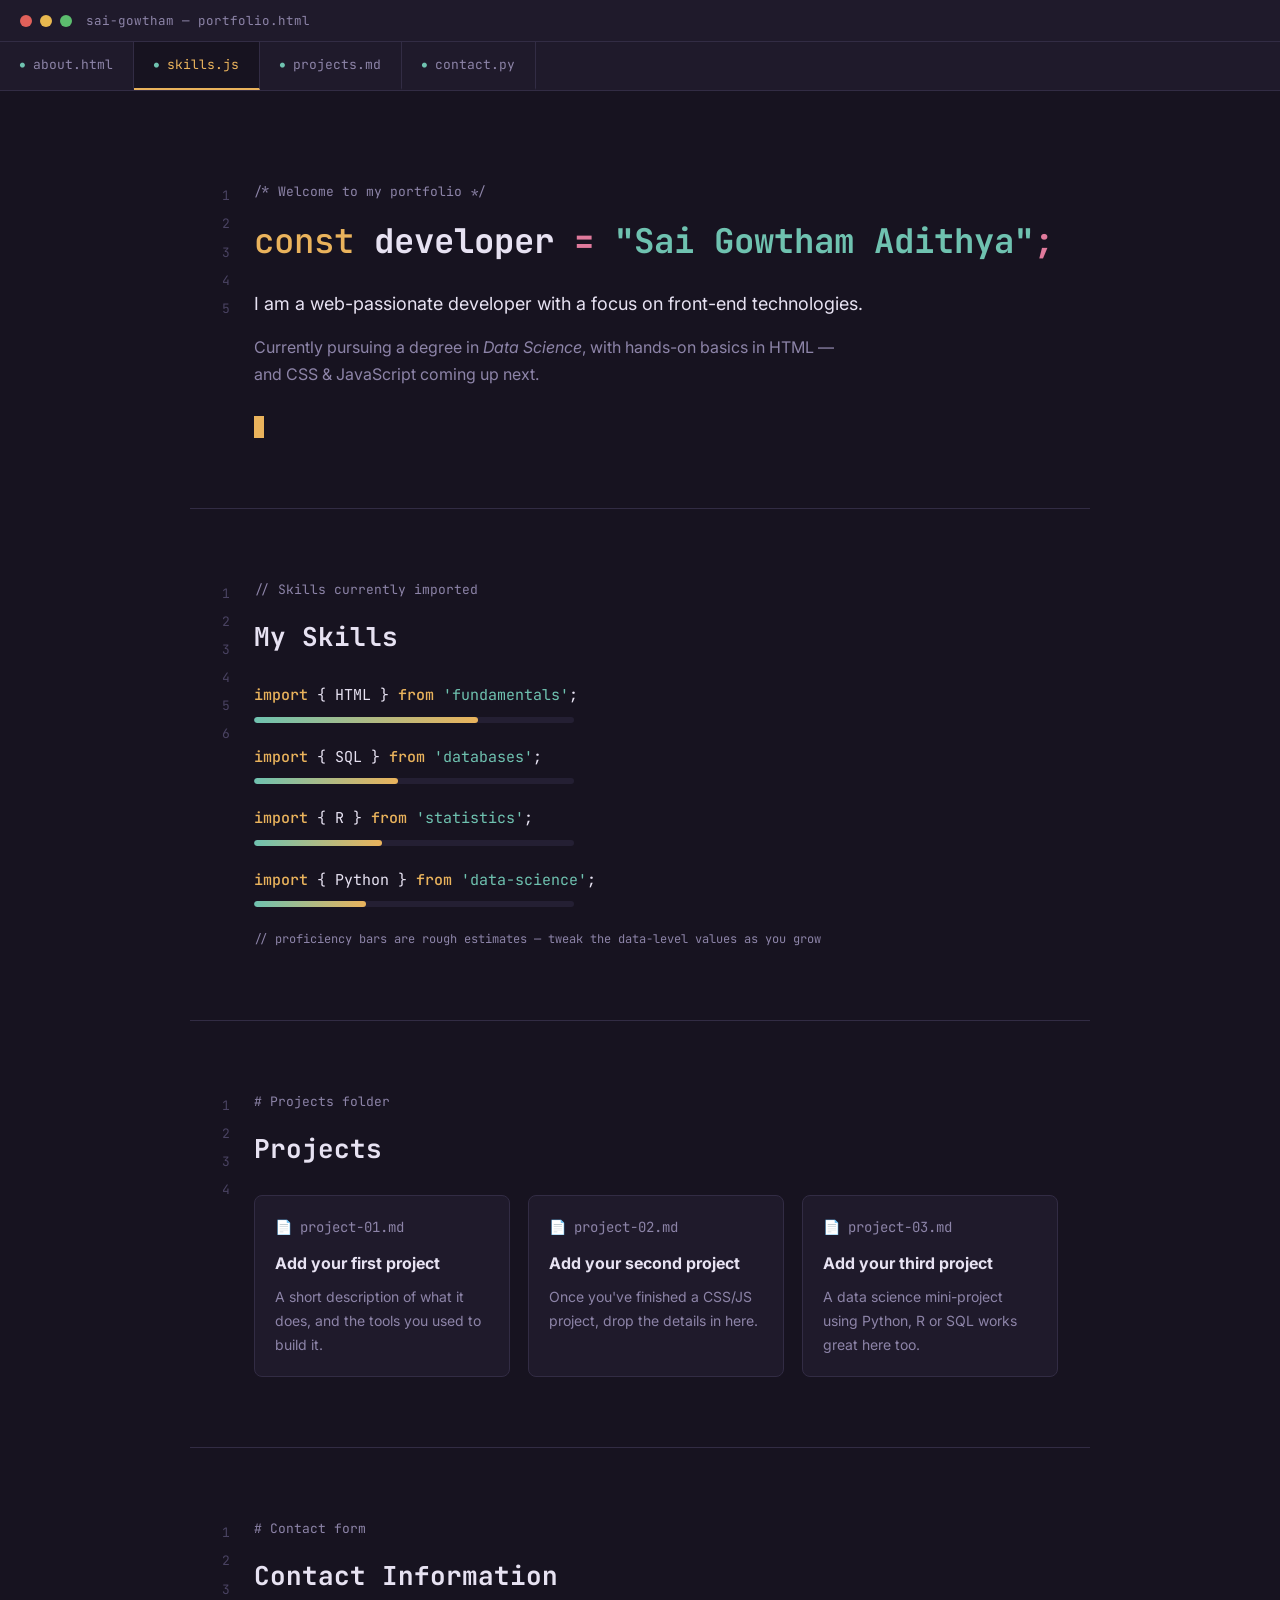
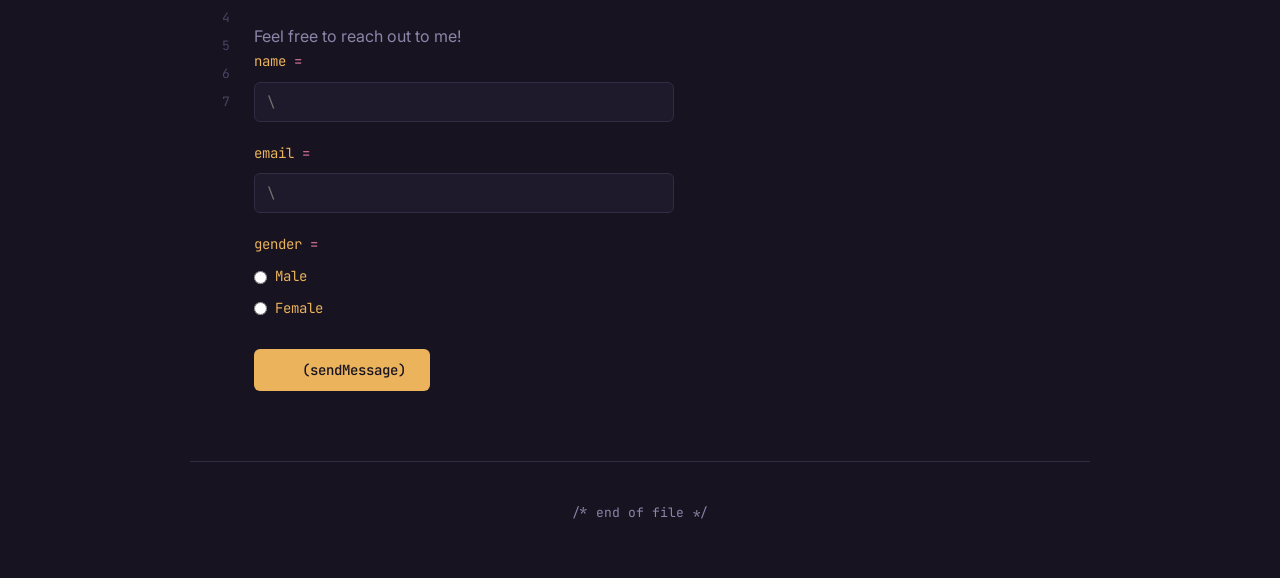
<file: index.html>
<!DOCTYPE html>
<html lang="en">
<head>
  <meta charset="UTF-8">
  <meta name="viewport" content="width=device-width, initial-scale=1.0">
  <title>Sai Gowtham Adithya — Portfolio</title>

  <!-- JetBrains Mono: a real code-editor font, used for all the "chrome" (tabs, labels, headings).
       Inter: a clean sans-serif used for actual paragraph text so long sentences stay easy to read. -->
  <link rel="preconnect" href="https://fonts.googleapis.com">
  <link rel="preconnect" href="https://fonts.gstatic.com" crossorigin>
  <link href="https://fonts.googleapis.com/css2?family=JetBrains+Mono:wght@400;500;700&family=Inter:wght@400;500;600&display=swap" rel="stylesheet">

  <link rel="stylesheet" href="style.css">
</head>
<body>

  <!-- ============ FAKE EDITOR TITLE BAR ============ -->
  <div class="title-bar">
    <div class="title-bar__dots">
      <span class="dot dot--red"></span>
      <span class="dot dot--yellow"></span>
      <span class="dot dot--green"></span>
    </div>
    <span class="title-bar__path">sai-gowtham — portfolio.html</span>
  </div>

  <!-- ============ TAB BAR = MAIN NAVIGATION ============
       Each "tab" looks like an open file in an editor. They're just anchor
       links (#about, #skills...) jumping to the matching section below. -->
  <nav class="tab-bar">
    <a href="#about" class="tab tab--active">
      <span class="tab__icon">●</span>about.html
    </a>
    <a href="#skills" class="tab">
      <span class="tab__icon">●</span>skills.js
    </a>
    <a href="#projects" class="tab">
      <span class="tab__icon">●</span>projects.md
    </a>
    <a href="#contact" class="tab">
      <span class="tab__icon">●</span>contact.py
    </a>
  </nav>

  <main>

    <!-- ============ HERO / ABOUT ============ -->
    <section id="about" class="section hero">
      <div class="gutter" aria-hidden="true">
        <!-- aria-hidden="true" tells screen readers to skip this — it's purely decorative,
             like the line-number column down the side of a real code editor. -->
        <span>1</span><span>2</span><span>3</span><span>4</span><span>5</span>
      </div>

      <div class="section__content">
        <p class="comment">/* Welcome to my portfolio */</p>

        <h1 class="hero__name">
          <span class="code-keyword">const</span> developer
          <span class="code-punct">=</span> <span class="code-string">"Sai Gowtham Adithya"</span><span class="code-punct">;</span>
        </h1>

        <p class="hero__tagline">
          I am a web-passionate developer with a focus on front-end technologies.
        </p>

        <p class="hero__detail">
          Currently pursuing a degree in <em>Data Science</em>, with hands-on basics in HTML —
          and CSS &amp; JavaScript coming up next.
        </p>

        <div class="hero__cursor" aria-hidden="true"></div>
      </div>
    </section>

    <!-- ============ SKILLS ============ -->
    <section id="skills" class="section">
      <div class="gutter" aria-hidden="true">
        <span>1</span><span>2</span><span>3</span><span>4</span><span>5</span><span>6</span>
      </div>

      <div class="section__content">
        <p class="comment">// Skills currently imported</p>
        <h2 class="section__title">My Skills</h2>

        <!-- Each skill is one "import" line, with a small progress bar underneath
             showing rough proficiency. Replace the widths in style.css / data-level
             below as your skills grow. -->
        <ul class="skill-list">

          <li class="skill" data-level="70">
            <p class="skill__line">
              <span class="code-keyword">import</span> { HTML }
              <span class="code-keyword">from</span> <span class="code-string">'fundamentals'</span>;
            </p>
            <div class="skill__bar"><div class="skill__fill"></div></div>
          </li>

          <li class="skill" data-level="45">
            <p class="skill__line">
              <span class="code-keyword">import</span> { SQL }
              <span class="code-keyword">from</span> <span class="code-string">'databases'</span>;
            </p>
            <div class="skill__bar"><div class="skill__fill"></div></div>
          </li>

          <li class="skill" data-level="40">
            <p class="skill__line">
              <span class="code-keyword">import</span> { R }
              <span class="code-keyword">from</span> <span class="code-string">'statistics'</span>;
            </p>
            <div class="skill__bar"><div class="skill__fill"></div></div>
          </li>

          <li class="skill" data-level="35">
            <p class="skill__line">
              <span class="code-keyword">import</span> { Python }
              <span class="code-keyword">from</span> <span class="code-string">'data-science'</span>;
            </p>
            <div class="skill__bar"><div class="skill__fill"></div></div>
          </li>

        </ul>
        <p class="skill-note">// proficiency bars are rough estimates — tweak the data-level values as you grow</p>
      </div>
    </section>

    <!-- ============ PROJECTS ============
         Your original page had a "Projects" button but no project content —
         these are placeholder cards so the link actually leads somewhere.
         Swap in your real projects whenever you have them. -->
    <section id="projects" class="section">
      <div class="gutter" aria-hidden="true">
        <span>1</span><span>2</span><span>3</span><span>4</span>
      </div>

      <div class="section__content">
        <p class="comment"># Projects folder</p>
        <h2 class="section__title">Projects</h2>

        <div class="project-grid">
          <article class="project-card">
            <p class="project-card__file">📄 project-01.md</p>
            <h3>Add your first project</h3>
            <p>A short description of what it does, and the tools you used to build it.</p>
          </article>

          <article class="project-card">
            <p class="project-card__file">📄 project-02.md</p>
            <h3>Add your second project</h3>
            <p>Once you've finished a CSS/JS project, drop the details in here.</p>
          </article>

          <article class="project-card">
            <p class="project-card__file">📄 project-03.md</p>
            <h3>Add your third project</h3>
            <p>A data science mini-project using Python, R or SQL works great here too.</p>
          </article>
        </div>
      </div>
    </section>

    <!-- ============ CONTACT ============ -->
    <section id="contact" class="section">
      <div class="gutter" aria-hidden="true">
        <span>1</span><span>2</span><span>3</span><span>4</span><span>5</span><span>6</span><span>7</span>
      </div>

      <div class="section__content">
        <p class="comment"># Contact form</p>
        <h2 class="section__title">Contact Information</h2>
        <p class="hero__detail">Feel free to reach out to me!</p>

        <form id="contactForm" class="contact-form" novalidate>

          <div class="form-field">
            <label for="Name">name <span class="code-punct">=</span></label>
            <input type="text" id="Name" name="Name" placeholder="\"Your full name\"" required>
          </div>

          <div class="form-field">
            <label for="email">email <span class="code-punct">=</span></label>
            <input type="email" id="email" name="email" placeholder="\"you@example.com\"" required>
          </div>

          <fieldset class="form-field form-field--radio">
            <legend>gender <span class="code-punct">=</span></legend>
            <label class="radio-option">
              <input type="radio" id="male" name="gender" value="male">
              <span>Male</span>
            </label>
            <label class="radio-option">
              <input type="radio" id="female" name="gender" value="female">
              <span>Female</span>
            </label>
          </fieldset>

          <button type="submit" class="submit-btn">
            <span class="code-keyword">run</span>(sendMessage)
          </button>

          <!-- Hidden until script.js reveals it after a successful "submit" -->
          <p id="formStatus" class="form-status" hidden>✓ Message received — thanks for reaching out!</p>
        </form>
      </div>
    </section>

    <footer class="footer">
      <p class="comment">/* end of file */</p>
    </footer>

  </main>

  <script src="script.js"></script>
</body>
</html>
</file>
<file: style.css>
/* =====================================================
   DESIGN TOKENS
   A dark "code editor" palette — deep plum-black rather than pure black,
   with amber standing in for keywords and teal for strings, echoing real
   syntax highlighting themes without copying any specific editor exactly. */
:root {
  --bg-deep:     #171320;   /* main page background */
  --bg-panel:    #1f1a2b;   /* title bar / tab bar / card backgrounds */
  --bg-raised:   #241f33;   /* slightly lighter, for hovered/raised elements */
  --line:        #322c44;   /* subtle borders and dividers */
  --text-main:   #e7e2f2;   /* primary text */
  --text-muted:  #8d84a8;   /* comments, secondary text, gutter numbers */
  --amber:       #eab35c;   /* keywords, primary accent, buttons */
  --teal:        #6fc2b0;   /* strings, secondary accent */
  --pink:        #e07a9c;   /* punctuation accent, used sparingly */
}

* {
  margin: 0;
  padding: 0;
  box-sizing: border-box;
}

body {
  background: var(--bg-deep);
  color: var(--text-main);
  font-family: 'Inter', sans-serif;
  line-height: 1.7;
}

/* Reusable "syntax highlight" spans used inside headings/paragraphs */
.code-keyword { color: var(--amber); font-family: 'JetBrains Mono', monospace; font-weight: 500; }
.code-string  { color: var(--teal);  font-family: 'JetBrains Mono', monospace; }
.code-punct   { color: var(--pink);  font-family: 'JetBrains Mono', monospace; }

.comment {
  font-family: 'JetBrains Mono', monospace;
  color: var(--text-muted);
  font-size: 13px;
  margin-bottom: 14px;
}

/* =====================================================
   FAKE TITLE BAR — mimics a code editor's window chrome */
.title-bar {
  display: flex;
  align-items: center;
  gap: 14px;
  padding: 10px 20px;
  background: var(--bg-panel);
  border-bottom: 1px solid var(--line);
}

.title-bar__dots {
  display: flex;
  gap: 8px;
}

.dot {
  width: 12px;
  height: 12px;
  border-radius: 50%;   /* turns each square span into a circle */
}

.dot--red    { background: #e0605a; }
.dot--yellow { background: #e8b84f; }
.dot--green  { background: #5cbd6e; }

.title-bar__path {
  font-family: 'JetBrains Mono', monospace;
  font-size: 12.5px;
  color: var(--text-muted);
}

/* =====================================================
   TAB BAR — doubles as the site's navigation */
.tab-bar {
  display: flex;
  background: var(--bg-panel);
  border-bottom: 1px solid var(--line);
  overflow-x: auto;           /* lets tabs scroll sideways on very narrow phones instead of wrapping */
  position: sticky;           /* stays pinned to the top of the viewport while scrolling the page */
  top: 0;
  z-index: 10;
}

.tab {
  display: flex;
  align-items: center;
  gap: 8px;
  padding: 12px 20px;
  font-family: 'JetBrains Mono', monospace;
  font-size: 13px;
  color: var(--text-muted);
  text-decoration: none;             /* removes the default underline from the <a> */
  border-right: 1px solid var(--line);
  border-bottom: 2px solid transparent;   /* reserved space so the active underline doesn't shift layout */
  white-space: nowrap;                /* keeps "about.html" etc. from wrapping mid-word */
  transition: background 0.15s ease, color 0.15s ease;
}

.tab:hover {
  background: var(--bg-raised);
  color: var(--text-main);
}

.tab--active {
  color: var(--amber);
  background: var(--bg-deep);           /* matches page bg so the active tab looks "open" */
  border-bottom: 2px solid var(--amber);
}

.tab__icon {
  font-size: 8px;
  color: var(--teal);
}

/* =====================================================
   SECTIONS — each one has a decorative line-number gutter on the left,
   like the margin of a real code editor. */
.section {
  display: flex;
  gap: 24px;
  max-width: 900px;
  margin: 0 auto;
  padding: 70px 32px;
  border-bottom: 1px solid var(--line);
}

.gutter {
  display: flex;
  flex-direction: column;
  gap: 6px;
  font-family: 'JetBrains Mono', monospace;
  font-size: 13px;
  color: #4a4362;               /* dimmer than muted text — these numbers are just texture */
  text-align: right;
  flex-shrink: 0;                /* the gutter keeps its width even if content is short */
  padding-top: 4px;
  user-select: none;              /* the numbers can't be highlighted/selected by accident */
}

.section__content {
  flex: 1;
  min-width: 0;
}

.section__title {
  font-family: 'JetBrains Mono', monospace;
  font-size: 26px;
  color: var(--text-main);
  margin-bottom: 24px;
}

/* =====================================================
   HERO */
.hero {
  padding-top: 90px;
}

.hero__name {
  font-family: 'JetBrains Mono', monospace;
  font-size: clamp(22px, 4vw, 34px);   /* scales between 22px and 34px depending on screen width */
  font-weight: 700;
  margin-bottom: 24px;
  line-height: 1.4;
}

.hero__tagline {
  font-size: 18px;
  color: var(--text-main);
  margin-bottom: 14px;
  max-width: 60ch;    /* caps line length at ~60 characters so paragraphs stay easy to read */
}

.hero__detail {
  color: var(--text-muted);
  max-width: 60ch;
}

/* A blinking text cursor, purely decorative, echoing a code editor's caret */
.hero__cursor {
  width: 10px;
  height: 22px;
  background: var(--amber);
  margin-top: 28px;
  animation: blink 1s steps(1) infinite;
}

@keyframes blink {
  50% { opacity: 0; }   /* halfway through each cycle, fade out — creates the blinking effect */
}

/* =====================================================
   SKILLS */
.skill-list {
  list-style: none;      /* removes the default bullet points from the <ul> */
}

.skill {
  margin-bottom: 22px;
}

.skill__line {
  font-family: 'JetBrains Mono', monospace;
  font-size: 15px;
  margin-bottom: 8px;
}

.skill__bar {
  width: 100%;
  max-width: 320px;
  height: 6px;
  background: var(--bg-raised);
  border-radius: 4px;
  overflow: hidden;     /* keeps the fill's rounded corners contained inside the bar */
}

.skill__fill {
  height: 100%;
  width: 0%;                          /* starts at 0, JS animates it up to its real value */
  background: linear-gradient(90deg, var(--teal), var(--amber));
  border-radius: 4px;
  transition: width 1.1s ease;
}

.skill-note {
  font-family: 'JetBrains Mono', monospace;
  font-size: 12px;
  color: var(--text-muted);
  margin-top: 6px;
}

/* =====================================================
   PROJECTS */
.project-grid {
  display: grid;
  grid-template-columns: repeat(auto-fit, minmax(220px, 1fr));
  /* auto-fit + minmax lets the grid decide how many columns fit, and each
     column stretches to fill leftover space, without a fixed column count */
  gap: 18px;
}

.project-card {
  background: var(--bg-panel);
  border: 1px solid var(--line);
  border-radius: 8px;
  padding: 20px;
  transition: transform 0.15s ease, border-color 0.15s ease;
}

.project-card:hover {
  transform: translateY(-4px);    /* lifts the card slightly on hover for a tactile feel */
  border-color: var(--amber);
}

.project-card__file {
  font-family: 'JetBrains Mono', monospace;
  font-size: 12px;
  color: var(--text-muted);
  margin-bottom: 10px;
}

.project-card h3 {
  font-size: 16px;
  margin-bottom: 8px;
  color: var(--text-main);
}

.project-card p {
  font-size: 14px;
  color: var(--text-muted);
}

/* =====================================================
   CONTACT FORM */
.contact-form {
  max-width: 420px;
}

.form-field {
  display: flex;
  flex-direction: column;
  margin-bottom: 20px;
}

.form-field label,
.form-field legend {
  font-family: 'JetBrains Mono', monospace;
  font-size: 14px;
  color: var(--amber);
  margin-bottom: 8px;
}

.form-field input[type="text"],
.form-field input[type="email"] {
  font-family: 'JetBrains Mono', monospace;
  font-size: 14px;
  padding: 10px 12px;
  background: var(--bg-panel);
  border: 1px solid var(--line);
  border-radius: 6px;
  color: var(--text-main);
  outline: none;
  transition: border-color 0.15s ease;
}

.form-field input[type="text"]:focus,
.form-field input[type="email"]:focus {
  border-color: var(--amber);
}

.form-field--radio {
  border: none;               /* removes the default <fieldset> border so it matches other fields */
  display: flex;
  flex-direction: column;
}

.radio-option {
  display: flex;
  align-items: center;
  gap: 8px;
  font-size: 14px;
  color: var(--text-main);
  margin-bottom: 6px;
  cursor: pointer;
}

.submit-btn {
  font-family: 'JetBrains Mono', monospace;
  font-size: 14px;
  font-weight: 500;
  padding: 12px 24px;
  background: var(--amber);
  color: var(--bg-deep);
  border: none;
  border-radius: 6px;
  cursor: pointer;
  align-self: flex-start;    /* stops the button from stretching to the full form width */
  transition: background 0.15s ease, transform 0.1s ease;
}

.submit-btn:hover {
  background: #f5c37a;
}

.submit-btn:active {
  transform: scale(0.97);
}

.form-status {
  margin-top: 14px;
  font-family: 'JetBrains Mono', monospace;
  font-size: 13px;
  color: var(--teal);
}

/* =====================================================
   FOOTER */
.footer {
  text-align: center;
  padding: 40px 20px;
}

/* =====================================================
   RESPONSIVE — collapse the gutter + tighten spacing on small screens */
@media (max-width: 640px) {
  .section {
    padding: 50px 20px;
    gap: 14px;
  }

  .gutter {
    display: none;   /* the decorative line numbers aren't worth the width on small phones */
  }

  .tab {
    padding: 12px 14px;
    font-size: 12px;
  }
}
</file>
